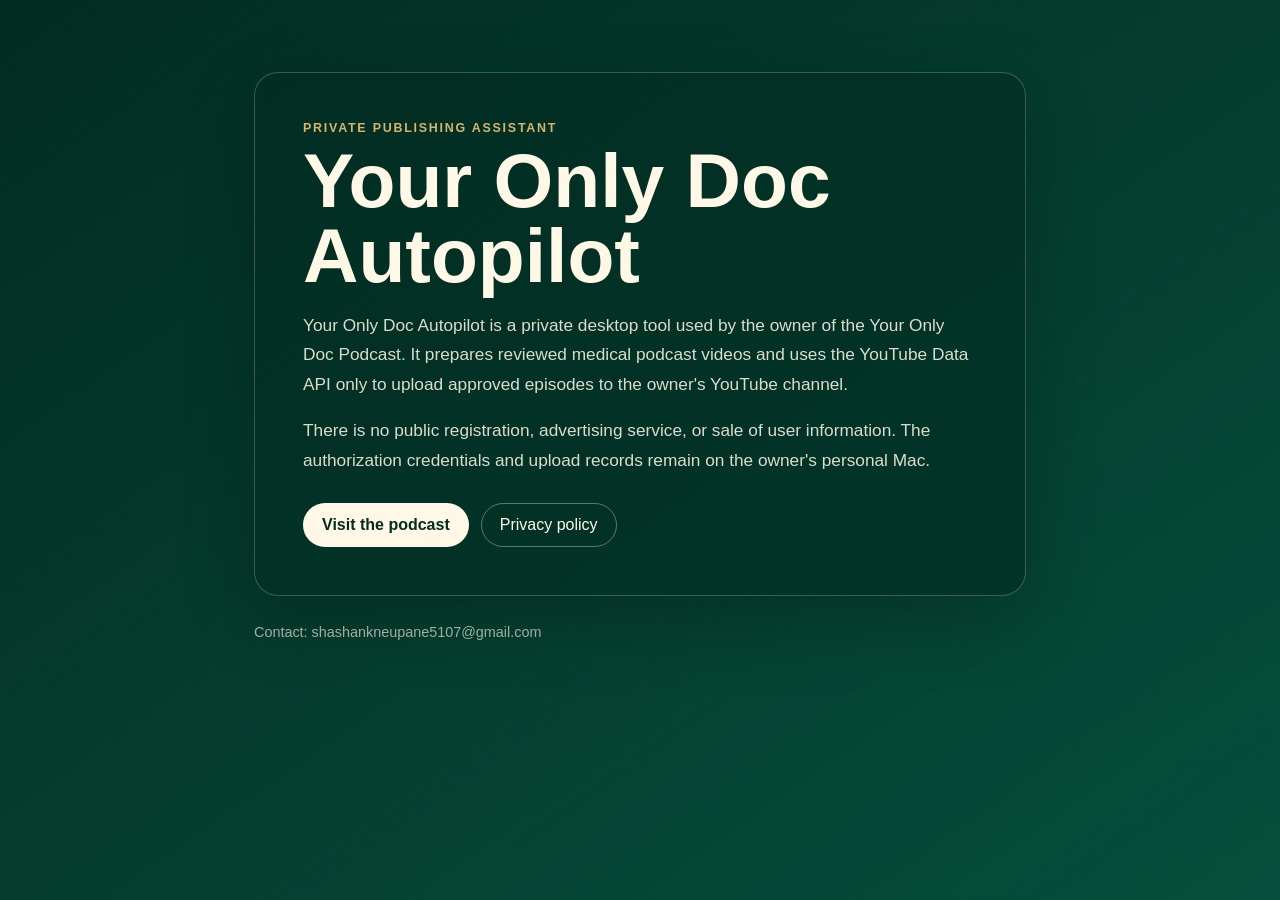
<file: index.html>
<!doctype html>
<html lang="en">
<head>
  <meta charset="utf-8">
  <meta name="viewport" content="width=device-width, initial-scale=1">
  <title>Your Only Doc Autopilot</title>
  <meta name="description" content="Private publishing assistant for the Your Only Doc Podcast.">
  <style>
    :root { --emerald:#064e3b; --deep:#022c22; --cream:#fff8e7; --gold:#d6b56d; }
    * { box-sizing:border-box; }
    body { margin:0; font-family:-apple-system,BlinkMacSystemFont,"Segoe UI",sans-serif; color:var(--cream); background:linear-gradient(145deg,var(--deep),var(--emerald)); min-height:100vh; }
    main { max-width:820px; margin:0 auto; padding:72px 24px; }
    .card { padding:48px; border:1px solid rgba(255,248,231,.22); border-radius:24px; background:rgba(2,44,34,.62); box-shadow:0 24px 70px rgba(0,0,0,.22); }
    .eyebrow { color:var(--gold); font-weight:700; letter-spacing:.14em; text-transform:uppercase; font-size:.78rem; }
    h1 { margin:.5rem 0 1rem; font-size:clamp(2.4rem,7vw,4.8rem); line-height:.98; }
    p { color:rgba(255,248,231,.86); font-size:1.08rem; line-height:1.7; }
    .links { display:flex; flex-wrap:wrap; gap:12px; margin-top:28px; }
    a { color:var(--cream); }
    .button { display:inline-block; padding:12px 18px; border-radius:999px; text-decoration:none; border:1px solid rgba(255,248,231,.35); }
    .primary { color:var(--deep); background:var(--cream); font-weight:700; }
    footer { margin-top:28px; color:rgba(255,248,231,.62); font-size:.9rem; }
    @media (max-width:600px) { .card { padding:30px 24px; } }
  </style>
</head>
<body>
  <main>
    <section class="card">
      <div class="eyebrow">Private publishing assistant</div>
      <h1>Your Only Doc Autopilot</h1>
      <p>Your Only Doc Autopilot is a private desktop tool used by the owner of the Your Only Doc Podcast. It prepares reviewed medical podcast videos and uses the YouTube Data API only to upload approved episodes to the owner's YouTube channel.</p>
      <p>There is no public registration, advertising service, or sale of user information. The authorization credentials and upload records remain on the owner's personal Mac.</p>
      <div class="links">
        <a class="button primary" href="https://www.youtube.com/@your-only-doc">Visit the podcast</a>
        <a class="button" href="./privacy.html">Privacy policy</a>
      </div>
    </section>
    <footer>Contact: shashankneupane5107@gmail.com</footer>
  </main>
</body>
</html>
</file>
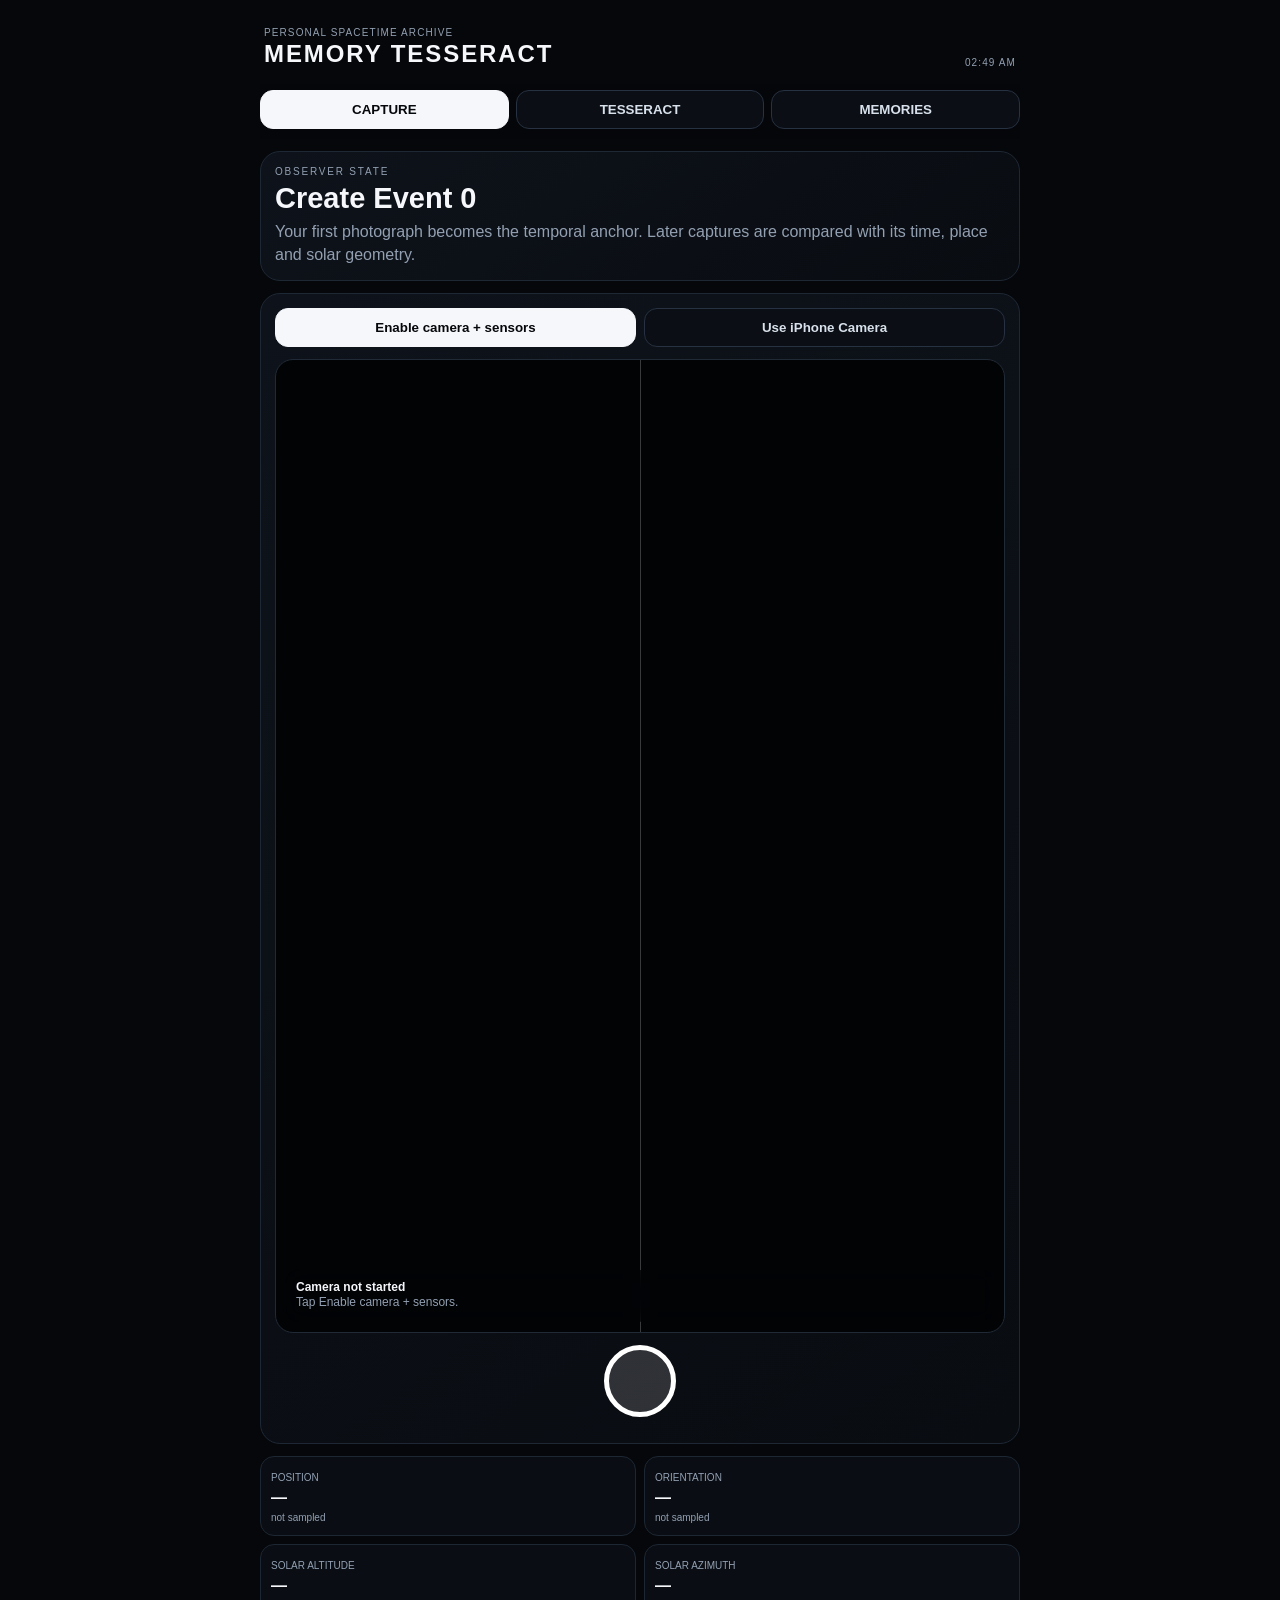
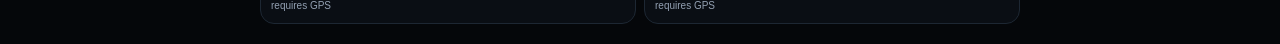
<file: memory-tesseract/index.html>
<!doctype html>
<html lang="en">
<head>
<meta charset="utf-8">
<meta name="viewport" content="width=device-width,initial-scale=1,viewport-fit=cover,user-scalable=no">
<meta name="theme-color" content="#05070a">
<meta name="apple-mobile-web-app-capable" content="yes">
<meta name="apple-mobile-web-app-status-bar-style" content="black-translucent">
<meta name="apple-mobile-web-app-title" content="Tesseract">
<link rel="manifest" href="manifest.webmanifest">
<link rel="apple-touch-icon" href="icon.svg">
<title>Memory Tesseract</title>
<style>
:root{--bg:#05070a;--panel:#0d1118;--line:#263141;--text:#f5f7fb;--muted:#93a0b2;--mint:#c8ffdc}*{box-sizing:border-box;-webkit-tap-highlight-color:transparent}html,body{margin:0;background:var(--bg);color:var(--text);font-family:-apple-system,BlinkMacSystemFont,"SF Pro Display","Segoe UI",sans-serif;min-height:100%}body{padding:max(14px,env(safe-area-inset-top)) 14px max(20px,env(safe-area-inset-bottom))}.wrap{max-width:760px;margin:auto}.brand{display:flex;justify-content:space-between;align-items:end;margin:8px 4px 16px}.brand h1{margin:0;font-size:24px;letter-spacing:.08em}.brand small,.tiny{font-size:10px;color:var(--muted);letter-spacing:.11em}.tabs{display:grid;grid-template-columns:repeat(3,1fr);gap:7px;position:sticky;top:max(6px,env(safe-area-inset-top));z-index:20;background:rgba(5,7,10,.88);backdrop-filter:blur(18px);padding:6px 0 10px}.tab,.mode,.btn{border-radius:13px;border:1px solid var(--line);background:#0b0f15;color:#d8e1eb;padding:11px;font-weight:700}.tab.active,.mode.active,.btn.primary{background:#f5f7fb;color:#05070a;border-color:#f5f7fb}.view{display:none}.view.active{display:block}.card{background:linear-gradient(145deg,#0e131b,#090c11);border:1px solid #1e2835;border-radius:20px;padding:14px;margin:12px 0}.eyebrow{font-size:10px;letter-spacing:.18em;color:#93a0b2}.big{font-size:29px;font-weight:650;margin:5px 0}.muted{color:var(--muted);line-height:1.45}.row{display:flex;gap:8px;flex-wrap:wrap}.row>*{flex:1}.video{position:relative;aspect-ratio:3/4;background:#020304;border:1px solid #202a36;border-radius:18px;overflow:hidden}.video video{width:100%;height:100%;object-fit:cover}.video:before,.video:after{content:"";position:absolute;background:rgba(255,255,255,.22);pointer-events:none}.video:before{width:1px;height:100%;left:50%}.video:after{height:1px;width:100%;top:50%}.hud{position:absolute;left:10px;right:10px;bottom:10px;padding:10px;border-radius:13px;background:rgba(2,4,7,.62);backdrop-filter:blur(10px);font-size:12px}.shutter{width:72px;height:72px;border-radius:50%;border:5px solid #fff;background:rgba(255,255,255,.15);display:block;margin:12px auto}.grid{display:grid;grid-template-columns:1fr 1fr;gap:8px}.metric{background:#0a0e14;border:1px solid #1d2733;border-radius:14px;padding:10px}.metric span{font-size:10px;color:var(--muted)}.metric b{display:block;font-size:16px;margin-top:4px}.canvas{position:relative;aspect-ratio:1/1;border-radius:20px;overflow:hidden;background:radial-gradient(circle at 50% 45%,#17202c,#030507 68%);border:1px solid #1d2733}.canvas canvas{width:100%;height:100%;touch-action:none}.modebar{position:absolute;top:10px;left:10px;right:10px;display:flex;gap:6px}.mode{padding:8px;font-size:11px}.memory{display:grid;grid-template-columns:78px 1fr;gap:11px;align-items:center;padding:10px 0;border-bottom:1px solid #17202a}.memory:last-child{border-bottom:0}.thumb{width:78px;height:78px;object-fit:cover;border-radius:13px;background:#111}.memory h3{margin:0 0 4px;font-size:14px}.memory p{margin:2px 0;color:var(--muted);font-size:11px}.pill{display:inline-block;border:1px solid #2a3542;border-radius:999px;padding:5px 8px;color:#bac5d2;font-size:10px;margin:3px 3px 0 0}.empty{text-align:center;padding:30px;color:var(--muted)}input[type=file]{display:none}.ok{color:var(--mint)}
</style>
</head>
<body>
<div class="wrap">
<div class="brand"><div><small>PERSONAL SPACETIME ARCHIVE</small><h1>MEMORY TESSERACT</h1></div><small id="clock">—</small></div>
<div class="tabs"><button class="tab active" data-tab="capture">CAPTURE</button><button class="tab" data-tab="tesseract">TESSERACT</button><button class="tab" data-tab="memories">MEMORIES</button></div>
<section id="capture" class="view active">
<div class="card"><div class="eyebrow">OBSERVER STATE</div><div class="big" id="anchorTitle">Create Event 0</div><div class="muted" id="anchorText">Your first photograph becomes the temporal anchor. Later captures are compared with its time, place and solar geometry.</div></div>
<div class="card"><div class="row"><button class="btn primary" id="enable">Enable camera + sensors</button><button class="btn" id="fallback">Use iPhone Camera</button></div><input id="file" type="file" accept="image/*" capture="environment"><div style="height:12px"></div><div class="video"><video id="video" autoplay muted playsinline></video><div class="hud"><b id="hud1">Camera not started</b><br><span id="hud2" class="muted">Tap Enable camera + sensors.</span></div></div><button id="shutter" class="shutter" disabled></button><canvas id="grab" hidden></canvas></div>
<div class="grid"><div class="metric"><span>POSITION</span><b id="gps">—</b><span id="gps2">not sampled</span></div><div class="metric"><span>ORIENTATION</span><b id="ori">—</b><span id="ori2">not sampled</span></div><div class="metric"><span>SOLAR ALTITUDE</span><b id="alt">—</b><span id="alt2">requires GPS</span></div><div class="metric"><span>SOLAR AZIMUTH</span><b id="az">—</b><span id="az2">requires GPS</span></div></div>
<div id="repeat" class="card" style="display:none"><div class="eyebrow">TEMPORAL RE-ENTRY</div><h2 id="nextTime" style="margin:6px 0"></h2><p id="repeatText" class="muted"></p><div class="row"><button class="btn" id="solar">Find today’s solar match</button><button class="btn" id="calendar">Add daily reminder</button></div></div>
</section>
<section id="tesseract" class="view"><div class="card"><div class="eyebrow">4D PROJECTION</div><div class="big">Your past as geometry</div><div class="muted">The wireframe is a true 4D hypercube projected into 3D and then onto the display. Your stored events are a measured worldline layered inside it.</div></div><div class="canvas"><canvas id="tc"></canvas><div class="modebar"><button class="mode active" data-mode="space">ROTATE SPACE</button><button class="mode" data-mode="time">ROTATE TIME</button></div></div><div class="card tiny" style="line-height:1.6">Stored physics: WGS‑84 position + UTC time. Spatial display: WGS‑84 → ECEF → local ENU. Temporal display: asinh(Δt/7 days). The projection is intentionally visual and does not claim screen distance equals relativistic spacetime interval.</div></section>
<section id="memories" class="view"><div class="card"><div class="eyebrow">LOCAL ARCHIVE</div><div class="big"><span id="count">0</span> measured events</div><div class="muted">Photos and metadata stay in this browser’s local IndexedDB. Nothing in this prototype uploads your images anywhere.</div></div><div class="card"><div class="row"><button class="btn" id="export">Export metadata</button><button class="btn" id="storage">Check storage</button></div><p id="storageText" class="tiny"></p></div><div class="card" id="list"><div class="empty">No events yet. Take the first photograph.</div></div></section>
</div>
<script>
const $=s=>document.querySelector(s),$$=s=>[...document.querySelectorAll(s)];let db,mem=[],stream,loc=null,ori={alpha:null,beta:null,gamma:null},mode='space';let rot={xy:.2,xz:.3,yz:.1,xw:.12,yw:-.08,zw:.04};
setInterval(()=>{$('#clock').textContent=new Date().toLocaleTimeString([], {hour:'2-digit',minute:'2-digit'});updateRepeat()},1000);
$$('.tab').forEach(b=>b.onclick=()=>{$$('.tab').forEach(x=>x.classList.remove('active'));$$('.view').forEach(x=>x.classList.remove('active'));b.classList.add('active');$('#'+b.dataset.tab).classList.add('active');if(b.dataset.tab==='tesseract')resize();});$$('.mode').forEach(b=>b.onclick=()=>{$$('.mode').forEach(x=>x.classList.remove('active'));b.classList.add('active');mode=b.dataset.mode});
function openDB(){return new Promise((res,rej)=>{const r=indexedDB.open('MemoryTesseractDB',1);r.onupgradeneeded=()=>r.result.createObjectStore('events',{keyPath:'id'});r.onsuccess=()=>{db=r.result;res()};r.onerror=()=>rej(r.error)})}function req(r){return new Promise((res,rej)=>{r.onsuccess=()=>res(r.result);r.onerror=()=>rej(r.error)})}async function load(){mem=await req(db.transaction('events').objectStore('events').getAll());mem.sort((a,b)=>a.t-b.t);renderList();draw();updateRepeat()}async function save(e){const tx=db.transaction('events','readwrite');tx.objectStore('events').put(e);await new Promise((r,j)=>{tx.oncomplete=r;tx.onerror=()=>j(tx.error)});await load()}
const rad=d=>d*Math.PI/180,deg=r=>r*180/Math.PI;function sun(date,lat,lon){const jd=date.getTime()/86400000+2440587.5,T=(jd-2451545)/36525;let L=(280.46646+T*(36000.76983+T*.0003032))%360;if(L<0)L+=360;const M=357.52911+T*(35999.05029-.0001537*T),e=.016708634-T*(.000042037+.0000001267*T),C=Math.sin(rad(M))*(1.914602-T*(.004817+.000014*T))+Math.sin(rad(2*M))*(.019993-.000101*T)+Math.sin(rad(3*M))*.000289,om=125.04-1934.136*T,lam=L+C-.00569-.00478*Math.sin(rad(om)),sec=21.448-T*(46.815+T*(.00059-T*.001813)),e0=23+(26+sec/60)/60,eps=e0+.00256*Math.cos(rad(om)),dec=deg(Math.asin(Math.sin(rad(eps))*Math.sin(rad(lam)))),y=Math.tan(rad(eps/2))**2,eq=4*deg(y*Math.sin(2*rad(L))-2*e*Math.sin(rad(M))+4*e*y*Math.sin(rad(M))*Math.cos(2*rad(L))-.5*y*y*Math.sin(4*rad(L))-1.25*e*e*Math.sin(2*rad(M))),mins=date.getHours()*60+date.getMinutes()+date.getSeconds()/60,tz=-date.getTimezoneOffset()/60;let tst=(mins+eq+4*lon-60*tz)%1440;if(tst<0)tst+=1440;let ha=tst/4-180;if(ha<-180)ha+=360;const cz=Math.sin(rad(lat))*Math.sin(rad(dec))+Math.cos(rad(lat))*Math.cos(rad(dec))*Math.cos(rad(ha)),zen=deg(Math.acos(Math.max(-1,Math.min(1,cz)))),elev=90-zen;let az=deg(Math.atan2(Math.sin(rad(ha)),Math.cos(rad(ha))*Math.sin(rad(lat))-Math.tan(rad(dec))*Math.cos(rad(lat))))+180;return{elevation:elev,azimuth:(az+360)%360}}
function showSensors(){if(loc){$('#gps').textContent='±'+Math.round(loc.accuracy||0)+' m';$('#gps2').textContent=loc.lat.toFixed(5)+', '+loc.lon.toFixed(5);const s=sun(new Date(),loc.lat,loc.lon);$('#alt').textContent=s.elevation.toFixed(1)+'°';$('#az').textContent=s.azimuth.toFixed(1)+'°';$('#alt2').textContent=s.elevation>=0?'Sun above horizon':'Sun below horizon';$('#az2').textContent='true solar bearing'}if(ori.alpha!=null){$('#ori').textContent=Math.round(ori.alpha)+'°';$('#ori2').textContent='β '+Math.round(ori.beta||0)+'° · γ '+Math.round(ori.gamma||0)+'°'}}
function locate(){return new Promise(res=>navigator.geolocation?navigator.geolocation.getCurrentPosition(p=>{loc={lat:p.coords.latitude,lon:p.coords.longitude,alt:p.coords.altitude,accuracy:p.coords.accuracy,altAccuracy:p.coords.altitudeAccuracy};showSensors();res(loc)},()=>res(loc),{enableHighAccuracy:true,maximumAge:3000,timeout:8000}):res(null))}
$('#enable').onclick=async()=>{try{await locate();if(typeof DeviceOrientationEvent!=='undefined'&&typeof DeviceOrientationEvent.requestPermission==='function'){if(await DeviceOrientationEvent.requestPermission()==='granted')window.addEventListener('deviceorientation',e=>{ori={alpha:e.alpha,beta:e.beta,gamma:e.gamma};showSensors()})}else window.addEventListener('deviceorientation',e=>{ori={alpha:e.alpha,beta:e.beta,gamma:e.gamma};showSensors()});stream=await navigator.mediaDevices.getUserMedia({video:{facingMode:{ideal:'environment'}},audio:false});$('#video').srcObject=stream;await $('#video').play();$('#shutter').disabled=false;$('#hud1').textContent='Observer ready';$('#hud2').textContent='Camera + spacetime sensors active.'}catch(e){$('#hud1').textContent='Live camera unavailable';$('#hud2').textContent='Use iPhone Camera instead. '+(e.message||'')}};
$('#fallback').onclick=()=>$('#file').click();$('#file').onchange=async e=>{const f=e.target.files[0];if(f)await storePhoto(f,'iPhone camera/file');e.target.value=''};$('#shutter').onclick=()=>{const v=$('#video'),c=$('#grab');c.width=v.videoWidth;c.height=v.videoHeight;c.getContext('2d').drawImage(v,0,0);c.toBlob(b=>storePhoto(b,'live camera'),'image/jpeg',.94)};async function storePhoto(blob,source){const p=await locate(),d=new Date(),s=p?sun(d,p.lat,p.lon):null;await save({id:crypto.randomUUID?crypto.randomUUID():'m'+Date.now(),t:d.getTime(),iso:d.toISOString(),local:d.toLocaleString(),tz:Intl.DateTimeFormat().resolvedOptions().timeZone||'',location:p,orientation:{...ori},sun:s,source,image:blob});$('#hud1').textContent='EVENT STORED';$('#hud2').textContent=d.toLocaleTimeString()+' · '+(p?'position measured':'position unavailable');navigator.storage?.persist?.()}
function updateRepeat(){if(!mem.length){$('#repeat').style.display='none';return}$('#repeat').style.display='block';const a=new Date(mem[0].t),n=new Date();$('#anchorTitle').textContent='Temporal anchor established';$('#anchorText').textContent='Event 0: '+a.toLocaleDateString()+' at '+a.toLocaleTimeString([], {hour:'2-digit',minute:'2-digit'})+'.';let t=new Date(n);t.setHours(a.getHours(),a.getMinutes(),a.getSeconds(),0);if(t<n)t.setDate(t.getDate()+1);const mins=Math.round((t-n)/60000);$('#nextTime').textContent='Next same-time window: '+t.toLocaleTimeString([], {hour:'2-digit',minute:'2-digit'});$('#repeatText').textContent=mins+' minutes from now. Same clock time is the baseline; Solar Match searches for closer Sun geometry.'}
function ad(a,b){let d=Math.abs(a-b)%360;return d>180?360-d:d}$('#solar').onclick=()=>{const r=mem[0];if(!r?.sun)return alert('Event 0 needs location data.');const p=loc||r.location;if(!p)return alert('Enable location first.');const base=new Date();base.setHours(0,0,0,0);let best;for(let m=0;m<1440;m++){const d=new Date(base.getTime()+m*60000),s=sun(d,p.lat,p.lon),score=Math.hypot(ad(s.azimuth,r.sun.azimuth),s.elevation-r.sun.elevation);if(!best||score<best.score)best={d,s,score}}alert('Best solar match today: '+best.d.toLocaleTimeString([], {hour:'2-digit',minute:'2-digit'})+'\nSun az '+best.s.azimuth.toFixed(1)+'°, alt '+best.s.elevation.toFixed(1)+'°\nMismatch '+best.score.toFixed(2)+'°')};
$('#calendar').onclick=()=>{const a=new Date(mem[0].t),p=n=>String(n).padStart(2,'0'),start=`${a.getFullYear()}${p(a.getMonth()+1)}${p(a.getDate())}T${p(a.getHours())}${p(a.getMinutes())}00`,ics=`BEGIN:VCALENDAR\r\nVERSION:2.0\r\nBEGIN:VEVENT\r\nUID:${mem[0].id}@memory-tesseract\r\nDTSTART:${start}\r\nRRULE:FREQ=DAILY\r\nSUMMARY:Memory Tesseract capture window\r\nBEGIN:VALARM\r\nTRIGGER:-PT10M\r\nACTION:DISPLAY\r\nDESCRIPTION:Memory Tesseract capture in 10 minutes\r\nEND:VALARM\r\nEND:VEVENT\r\nEND:VCALENDAR`;download(new Blob([ics],{type:'text/calendar'}),'Memory-Tesseract-Daily.ics')};
function renderList(){$('#count').textContent=mem.length;const box=$('#list');if(!mem.length){box.innerHTML='<div class="empty">No events yet. Take the first photograph.</div>';return}box.innerHTML='';[...mem].reverse().forEach(m=>{const r=document.createElement('div');r.className='memory';const im=document.createElement('img');im.className='thumb';const u=URL.createObjectURL(m.image);im.src=u;im.onload=()=>URL.revokeObjectURL(u);const d=document.createElement('div'),l=m.location?m.location.lat.toFixed(5)+', '+m.location.lon.toFixed(5)+' · ±'+Math.round(m.location.accuracy||0)+'m':'Location unavailable';d.innerHTML='<h3>'+new Date(m.t).toLocaleString()+'</h3><p>'+l+'</p><span class="pill">'+m.source+'</span>'+(m.sun?'<span class="pill">☀ '+m.sun.elevation.toFixed(1)+'°</span>':'');r.append(im,d);box.appendChild(r)})}
function download(blob,name){const a=document.createElement('a');a.href=URL.createObjectURL(blob);a.download=name;a.click();setTimeout(()=>URL.revokeObjectURL(a.href),800)}$('#export').onclick=()=>download(new Blob([JSON.stringify(mem.map(({image,...x})=>x),null,2)],{type:'application/json'}),'memory-tesseract-metadata.json');$('#storage').onclick=async()=>{const e=await navigator.storage.estimate(),mb=n=>(n/1048576).toFixed(1);$('#storageText').textContent='Using '+mb(e.usage||0)+' MB of estimated '+mb(e.quota||0)+' MB browser quota.'};
function ecef(lat,lon,h=0){const a=6378137,e2=.00669437999014,p=rad(lat),l=rad(lon),N=a/Math.sqrt(1-e2*Math.sin(p)**2);return[(N+h)*Math.cos(p)*Math.cos(l),(N+h)*Math.cos(p)*Math.sin(l),(N*(1-e2)+h)*Math.sin(p)]}function enu(m,r){if(!m.location||!r.location)return[0,0,0];const p=ecef(m.location.lat,m.location.lon,m.location.alt||0),o=ecef(r.location.lat,r.location.lon,r.location.alt||0),d=p.map((x,i)=>x-o[i]),ph=rad(r.location.lat),la=rad(r.location.lon);return[-Math.sin(la)*d[0]+Math.cos(la)*d[1],-Math.sin(ph)*Math.cos(la)*d[0]-Math.sin(ph)*Math.sin(la)*d[1]+Math.cos(ph)*d[2],Math.cos(ph)*Math.cos(la)*d[0]+Math.cos(ph)*Math.sin(la)*d[1]+Math.sin(ph)*d[2]]}function rp(v,i,j,a){const c=Math.cos(a),s=Math.sin(a),x=v[i],y=v[j];v[i]=c*x-s*y;v[j]=s*x+c*y}function tr(v){v=[...v];rp(v,0,1,rot.xy);rp(v,0,2,rot.xz);rp(v,1,2,rot.yz);rp(v,0,3,rot.xw);rp(v,1,3,rot.yw);rp(v,2,3,rot.zw);return v}function proj(v,w,h){const q=tr(v),f4=3.2/(3.2-q[3]),x=q[0]*f4,y=q[1]*f4,z=q[2]*f4,f3=4/(4-z);return[w/2+x*f3*w*.19,h/2-y*f3*w*.19]};const verts=[...Array(16)].map((_,i)=>[i&1?1:-1,i&2?1:-1,i&4?1:-1,i&8?1:-1]),edges=[];for(let i=0;i<16;i++)for(let b=0;b<4;b++){const j=i^(1<<b);if(i<j)edges.push([i,j])}function points(){if(!mem.length)return[];const r=mem[0],raw=mem.map(m=>{const s=enu(m,r),w=Math.asinh((m.t-r.t)/86400000/7);return{s,w}}),ms=Math.max(1,...raw.flatMap(x=>x.s.map(Math.abs))),mw=Math.max(1,...raw.map(x=>Math.abs(x.w)));return raw.map(x=>[x.s[0]/ms*.72,x.s[1]/ms*.72,x.s[2]/ms*.72,x.w/mw*.82])}
function draw(){const c=$('#tc');if(!c.width)return;const d=devicePixelRatio||1,w=c.width/d,h=c.height/d,x=c.getContext('2d');x.setTransform(d,0,0,d,0,0);x.clearRect(0,0,w,h);const ps=verts.map(v=>proj(v,w,h));edges.forEach(([a,b])=>{x.beginPath();x.moveTo(...ps[a]);x.lineTo(...ps[b]);x.strokeStyle=((a^b)===8)?'rgba(191,232,255,.65)':'rgba(150,165,186,.38)';x.lineWidth=((a^b)===8)?1.5:1;x.stroke()});let last;points().forEach((v,i,arr)=>{const p=proj(v,w,h);if(last){x.beginPath();x.moveTo(...last);x.lineTo(...p);x.strokeStyle='rgba(200,255,220,.62)';x.lineWidth=2;x.stroke()}x.beginPath();x.arc(p[0],p[1],i===arr.length-1?6:4,0,Math.PI*2);x.fillStyle=i===arr.length-1?'#effff4':'#c8ffdc';x.shadowBlur=14;x.shadowColor='#c8ffdc';x.fill();x.shadowBlur=0;last=p})}
function resize(){const c=$('#tc'),r=c.getBoundingClientRect(),d=devicePixelRatio||1;c.width=r.width*d;c.height=r.height*d;draw()}let dragging=false,last;$('#tc').onpointerdown=e=>{dragging=true;last=[e.clientX,e.clientY];$('#tc').setPointerCapture(e.pointerId)};$('#tc').onpointermove=e=>{if(!dragging)return;const dx=(e.clientX-last[0])*.008,dy=(e.clientY-last[1])*.008;last=[e.clientX,e.clientY];if(mode==='space'){rot.xy+=dx;rot.xz+=dy}else{rot.xw+=dx;rot.yw+=dy}draw()};$('#tc').onpointerup=()=>dragging=false;addEventListener('resize',resize);
if('serviceWorker'in navigator)navigator.serviceWorker.register('./sw.js').catch(()=>{});(async()=>{await openDB();await load();resize();navigator.storage?.persist?.()})().catch(console.error);
</script>
</body></html>
</file>
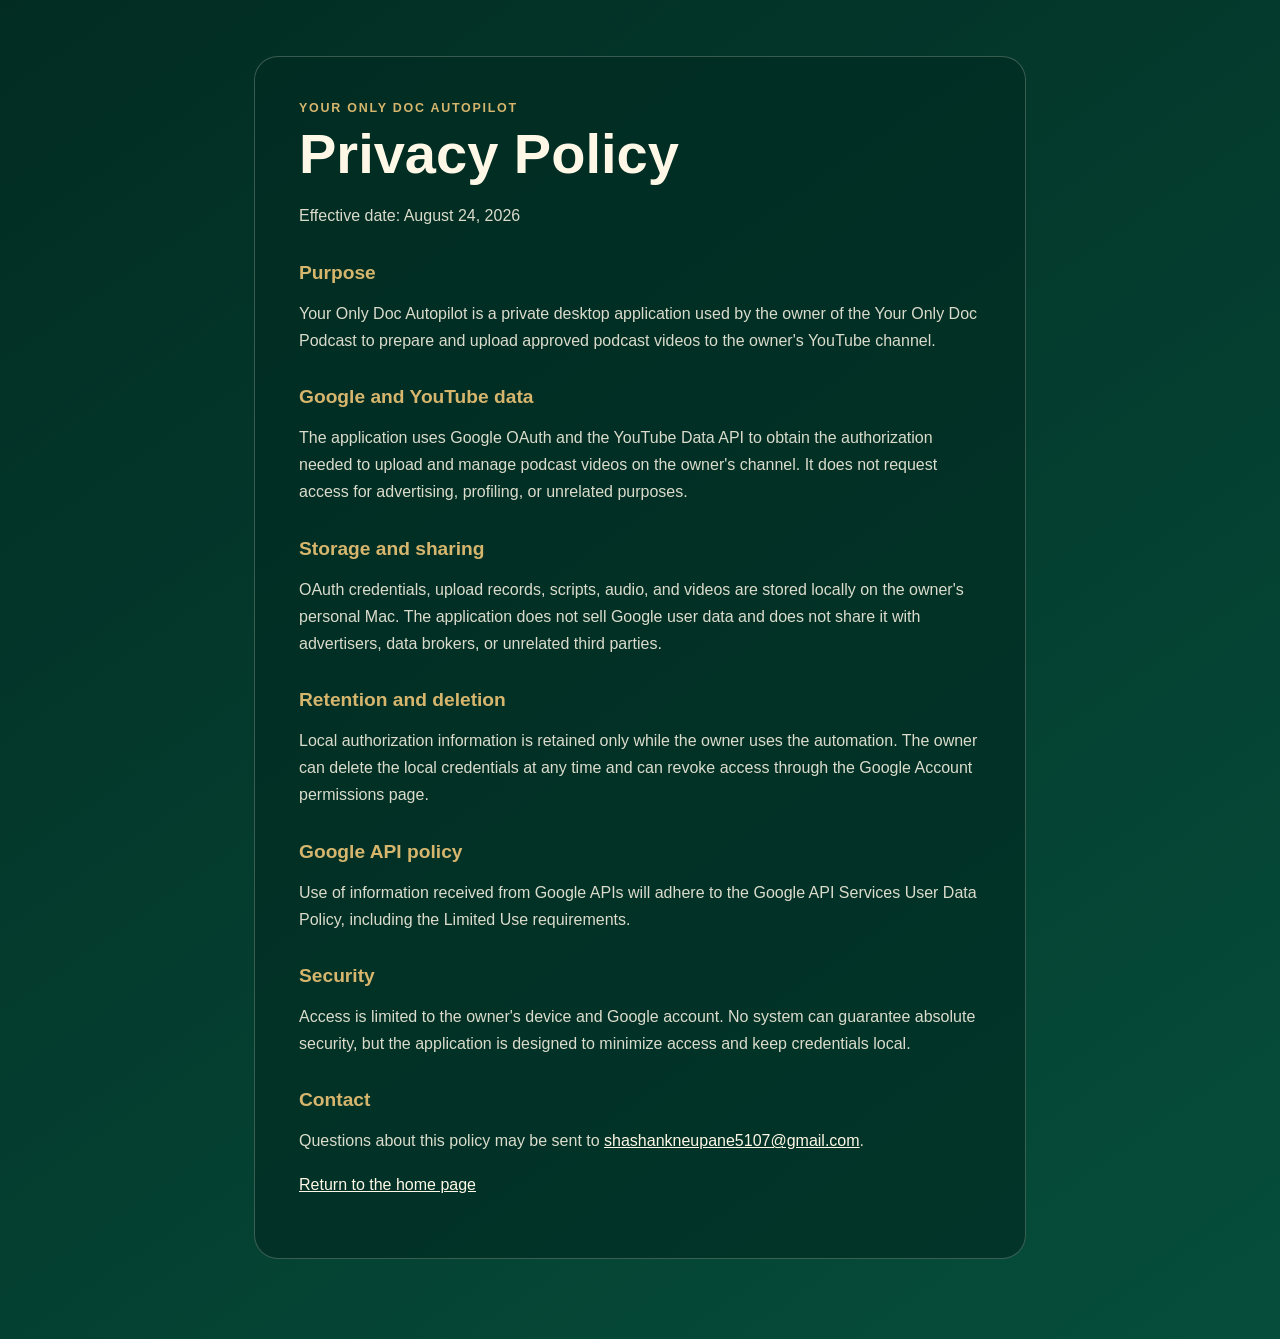
<file: privacy.html>
<!doctype html>
<html lang="en">
<head>
  <meta charset="utf-8">
  <meta name="viewport" content="width=device-width, initial-scale=1">
  <title>Privacy Policy | Your Only Doc Autopilot</title>
  <meta name="description" content="Privacy policy for Your Only Doc Autopilot.">
  <style>
    :root { --emerald:#064e3b; --deep:#022c22; --cream:#fff8e7; --gold:#d6b56d; }
    * { box-sizing:border-box; }
    body { margin:0; font-family:-apple-system,BlinkMacSystemFont,"Segoe UI",sans-serif; color:var(--cream); background:linear-gradient(145deg,var(--deep),var(--emerald)); min-height:100vh; }
    main { max-width:820px; margin:0 auto; padding:56px 24px 80px; }
    article { padding:44px; border:1px solid rgba(255,248,231,.22); border-radius:24px; background:rgba(2,44,34,.68); }
    h1 { font-size:clamp(2rem,6vw,3.5rem); margin:.4rem 0 1rem; }
    h2 { color:var(--gold); margin-top:2rem; font-size:1.2rem; }
    p { color:rgba(255,248,231,.86); line-height:1.7; }
    a { color:var(--cream); }
    .eyebrow { color:var(--gold); font-weight:700; letter-spacing:.14em; text-transform:uppercase; font-size:.78rem; }
    @media (max-width:600px) { article { padding:30px 24px; } }
  </style>
</head>
<body>
  <main>
    <article>
      <div class="eyebrow">Your Only Doc Autopilot</div>
      <h1>Privacy Policy</h1>
      <p>Effective date: August 24, 2026</p>

      <h2>Purpose</h2>
      <p>Your Only Doc Autopilot is a private desktop application used by the owner of the Your Only Doc Podcast to prepare and upload approved podcast videos to the owner's YouTube channel.</p>

      <h2>Google and YouTube data</h2>
      <p>The application uses Google OAuth and the YouTube Data API to obtain the authorization needed to upload and manage podcast videos on the owner's channel. It does not request access for advertising, profiling, or unrelated purposes.</p>

      <h2>Storage and sharing</h2>
      <p>OAuth credentials, upload records, scripts, audio, and videos are stored locally on the owner's personal Mac. The application does not sell Google user data and does not share it with advertisers, data brokers, or unrelated third parties.</p>

      <h2>Retention and deletion</h2>
      <p>Local authorization information is retained only while the owner uses the automation. The owner can delete the local credentials at any time and can revoke access through the Google Account permissions page.</p>

      <h2>Google API policy</h2>
      <p>Use of information received from Google APIs will adhere to the Google API Services User Data Policy, including the Limited Use requirements.</p>

      <h2>Security</h2>
      <p>Access is limited to the owner's device and Google account. No system can guarantee absolute security, but the application is designed to minimize access and keep credentials local.</p>

      <h2>Contact</h2>
      <p>Questions about this policy may be sent to <a href="mailto:shashankneupane5107@gmail.com">shashankneupane5107@gmail.com</a>.</p>

      <p><a href="./index.html">Return to the home page</a></p>
    </article>
  </main>
</body>
</html>
</file>
